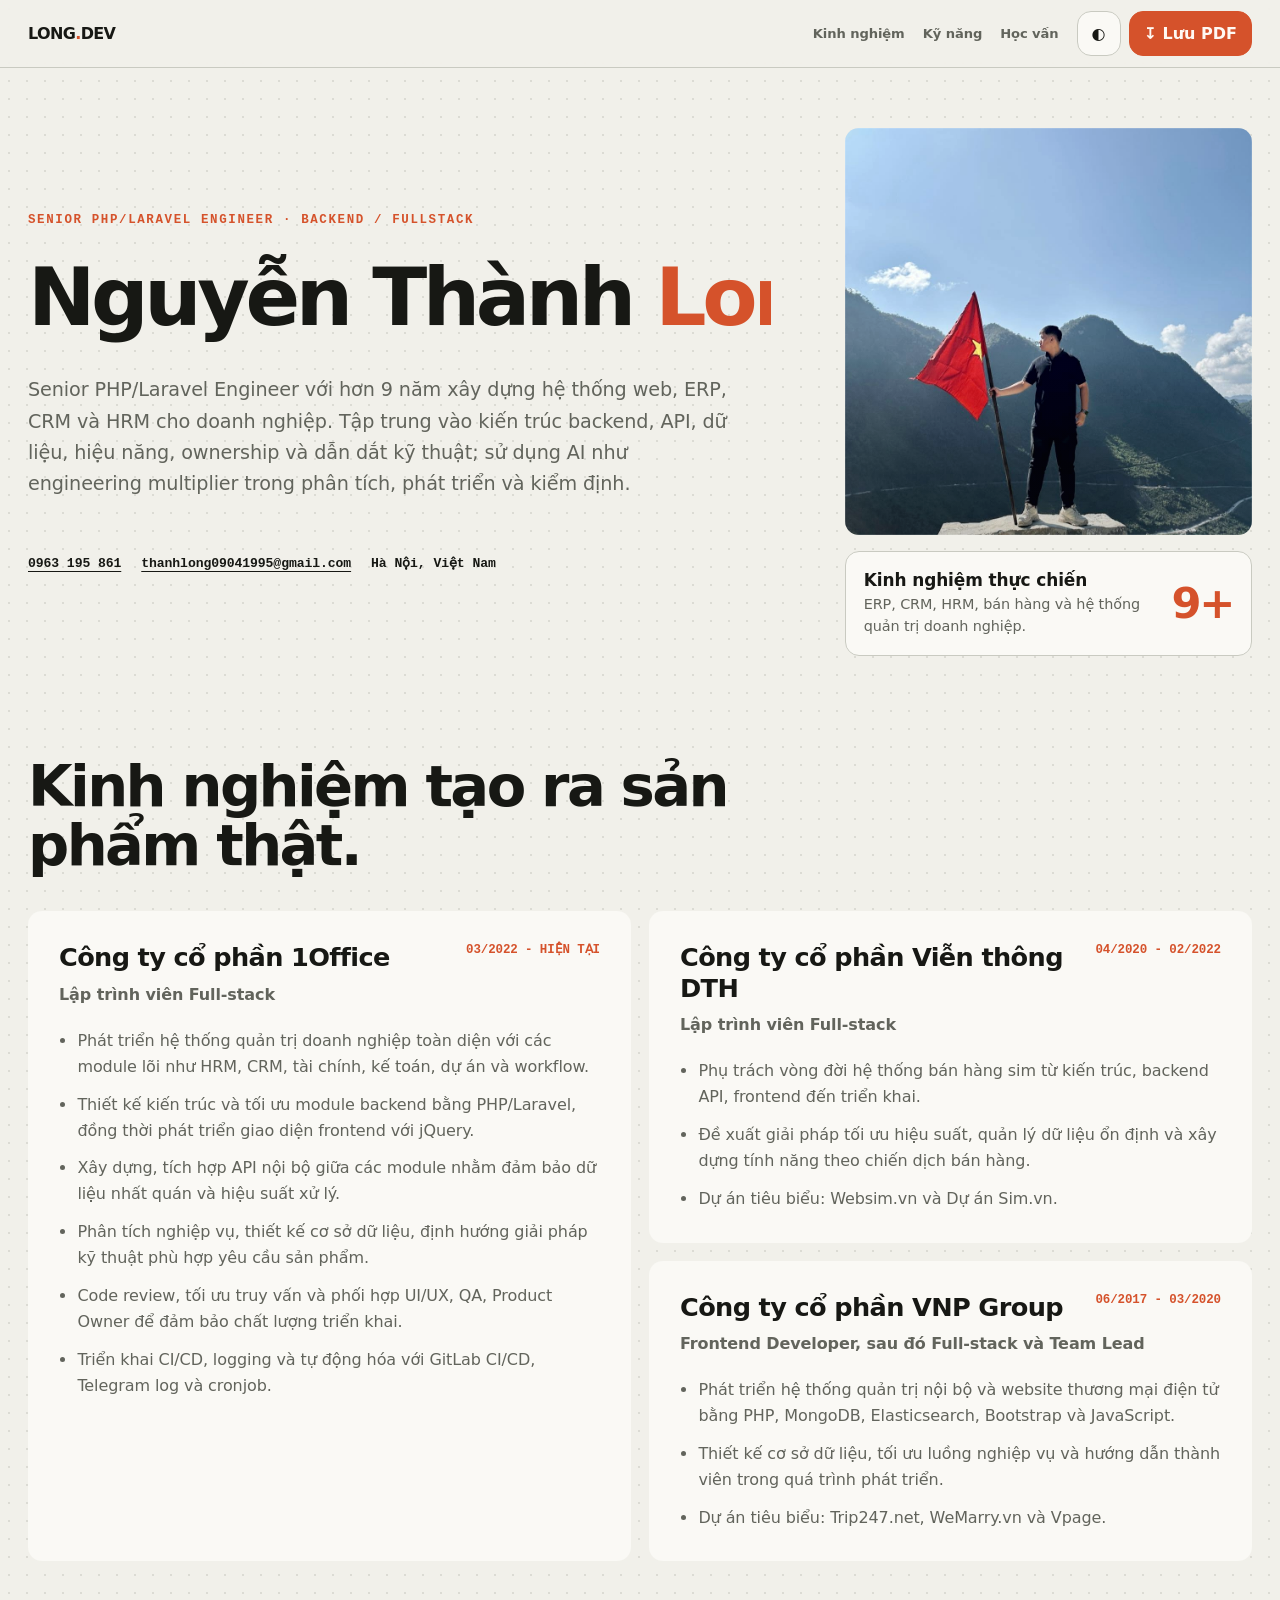
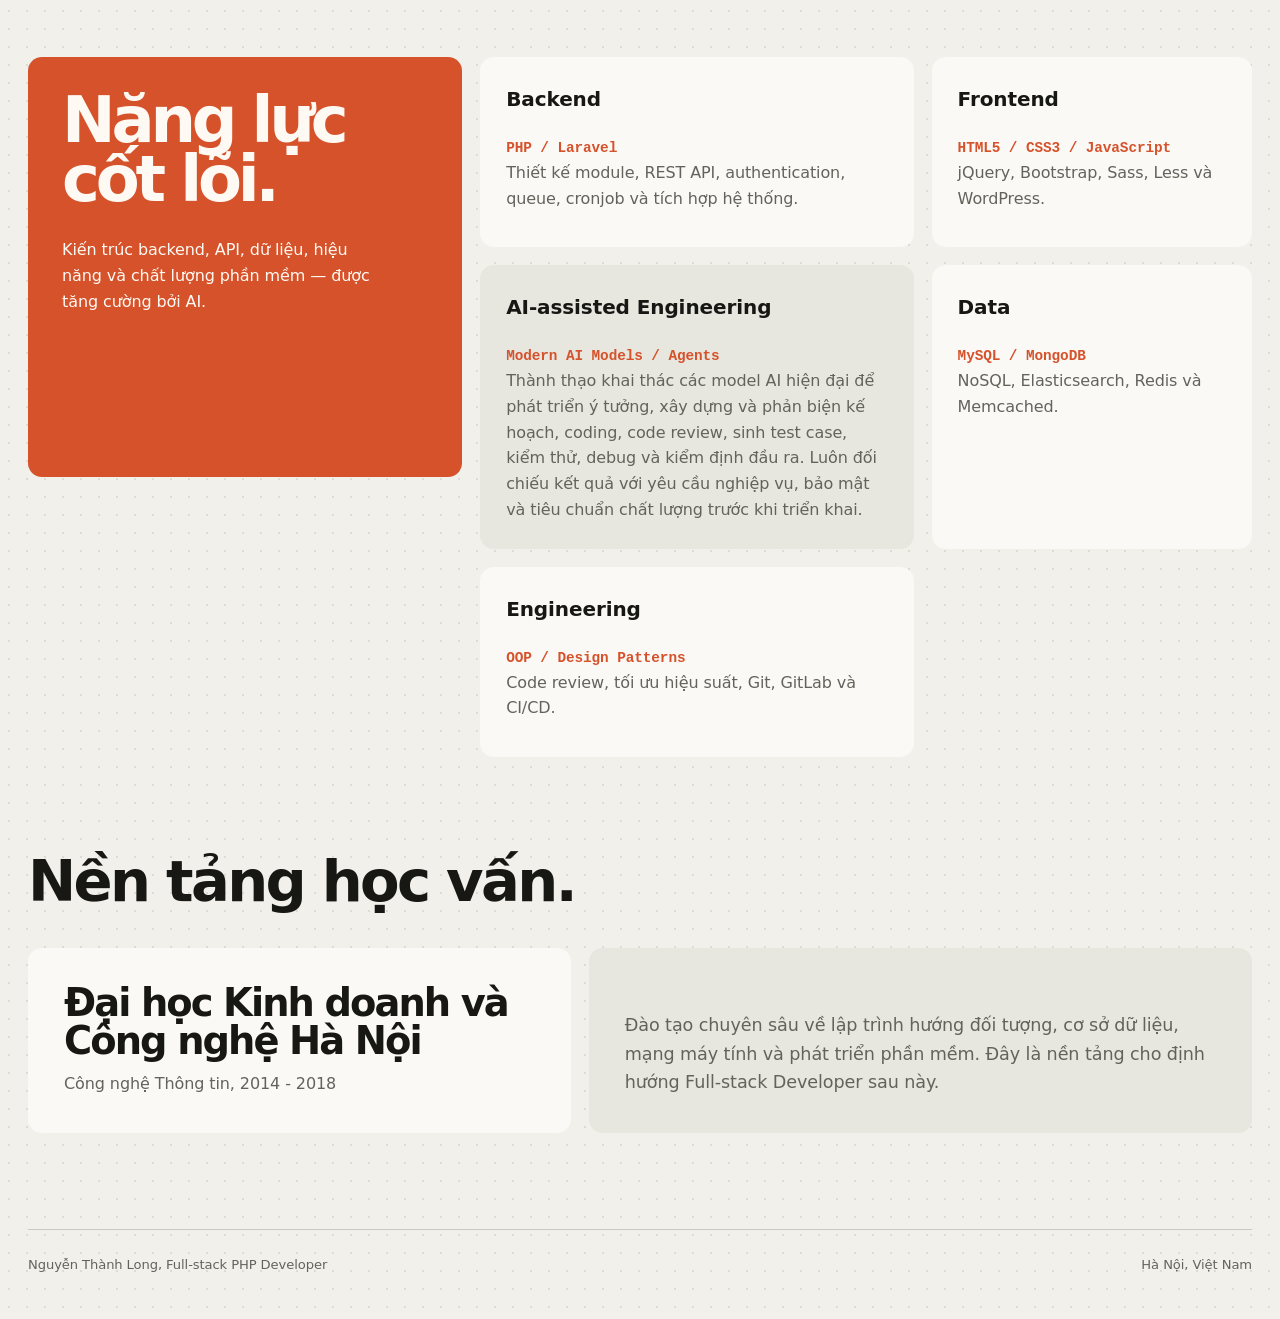
<file: index.html>
<!doctype html><html lang=vi><head><meta charset=utf-8><meta name=viewport content=width=device-width,initial-scale=1><meta http-equiv=refresh content=0;url=cv/php.html><title>CV Nguyễn Thành Long</title></head><body><p><a href=cv/php.html>Xem CV Nguyễn Thành Long</a></p></body></html>
</file>
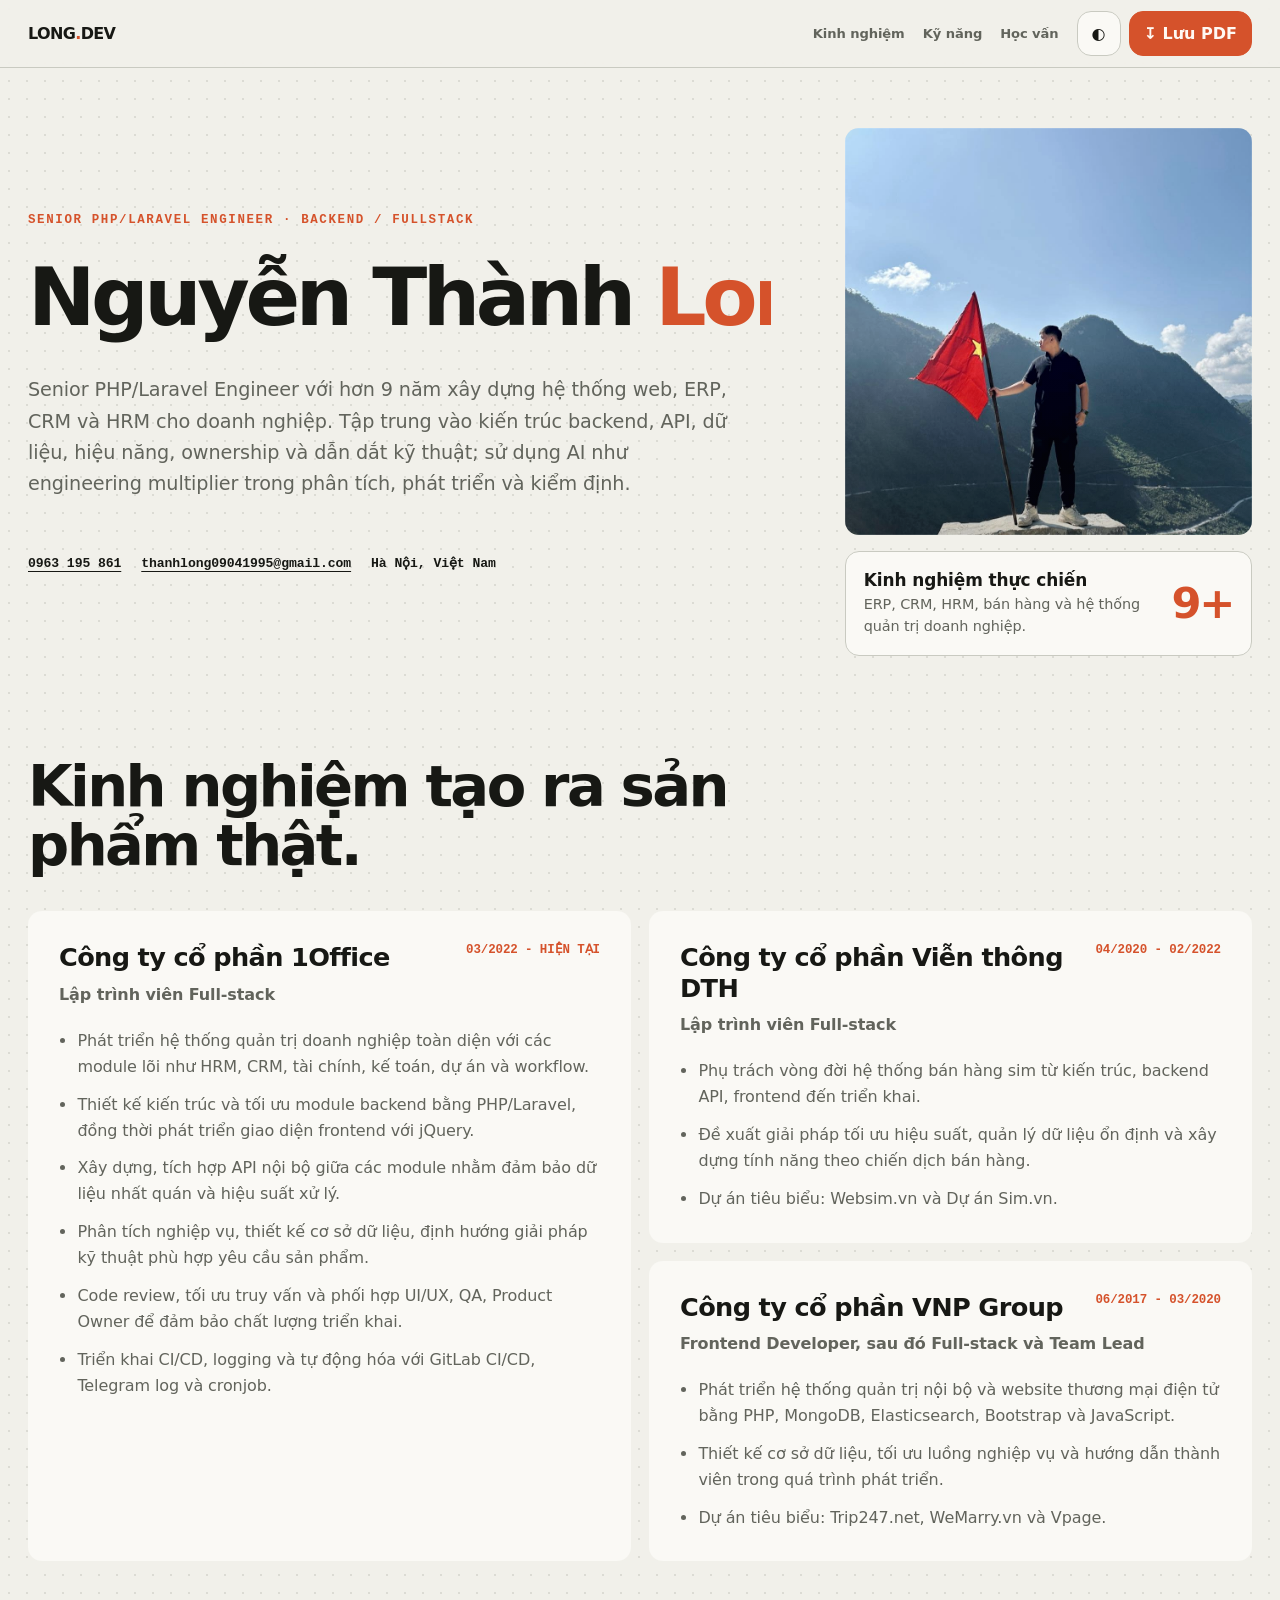
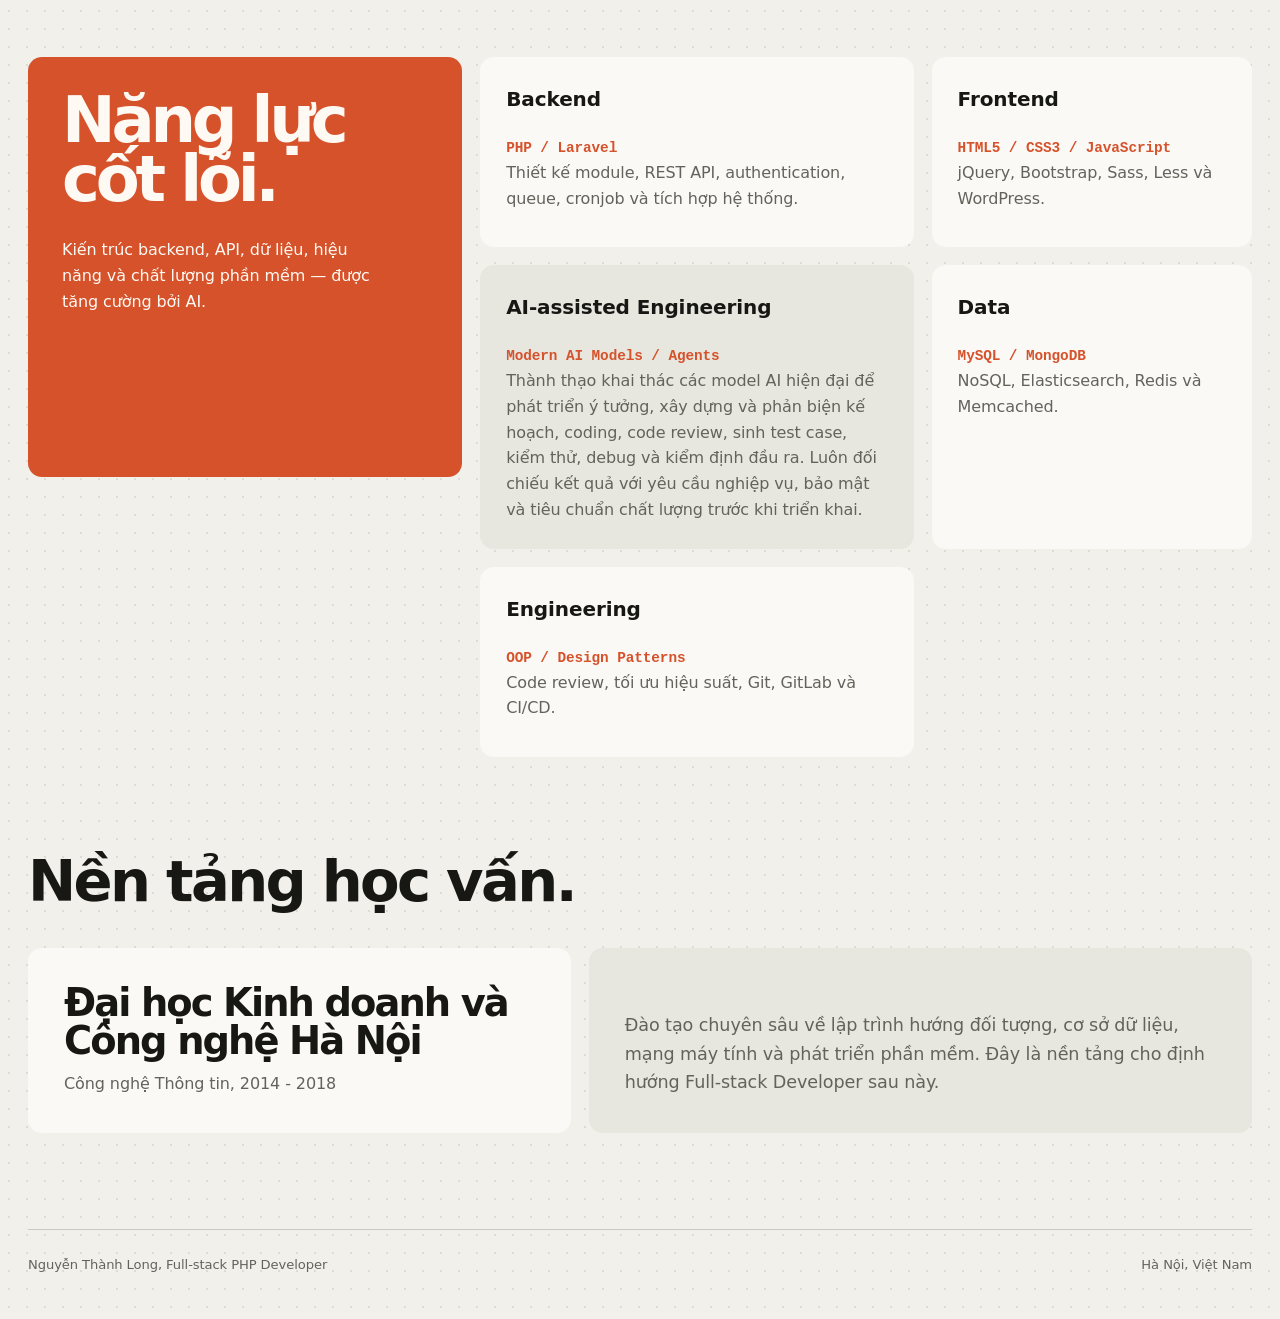
<file: cv/php.html>
<!doctype html>
<html lang="vi">
<head>
  <meta charset="utf-8">
  <meta name="viewport" content="width=device-width, initial-scale=1">
  <meta name="description" content="CV Nguyễn Thành Long - Senior PHP/Laravel Engineer, Backend / Fullstack, với hơn 9 năm kinh nghiệm xây dựng hệ thống doanh nghiệp.">
  <meta name="theme-color" content="#11120f">
  <title>Nguyễn Thành Long | Senior PHP/Laravel Engineer</title>
  <link rel=stylesheet href=cv.css>
</head>
<body>
  <a class="skip" href="#content">Bỏ qua điều hướng</a>
  <header class="topbar">
    <a class="brand" href="#content" aria-label="Về đầu trang">LONG<span>.</span>DEV</a>
    <div class="header-tools">
      <nav class="nav" aria-label="Điều hướng chính">
        <a href="#kinh-nghiem">Kinh nghiệm</a>
        <a href="#ky-nang">Kỹ năng</a>
        <a href="#hoc-van">Học vấn</a>
      </nav>
      <div class="actions">
      <button class="icon-btn" id="themeToggle" type="button" aria-label="Đổi giao diện sáng tối" title="Đổi giao diện">◐</button>
      <button class="print-btn" id="printButton" type="button" aria-label="In hoặc lưu CV thành PDF">↧ <span>Lưu PDF</span></button>
      </div>
    </div>
  </header>

  <main id="content">
    <section class="hero" aria-labelledby="hero-title">
      <article class="intro reveal">
        <div>
          <p class="eyebrow">Senior PHP/Laravel Engineer · Backend / Fullstack</p>
          <h1 id="hero-title"><span class="name-lock">Nguyễn Thành <strong>Long</strong></span></h1>
          <p class="summary">Senior PHP/Laravel Engineer với hơn 9 năm xây dựng hệ thống web, ERP, CRM và HRM cho doanh nghiệp. Tập trung vào kiến trúc backend, API, dữ liệu, hiệu năng, ownership và dẫn dắt kỹ thuật; sử dụng AI như engineering multiplier trong phân tích, phát triển và kiểm định.</p>
        </div>
        <div class="hero-meta">
          <a href="tel:0963195861">0963 195 861</a>
          <a href="mailto:thanhlong09041995@gmail.com">thanhlong09041995@gmail.com</a>
          <span>Hà Nội, Việt Nam</span>
        </div>
      </article>

      <aside class="profile-panel reveal" aria-label="Thông tin nhanh">
        <div class="portrait">
          <img id="profileImage" src="Image/anhdaidien.jpg" alt="Nguyễn Thành Long đứng trên núi và cầm lá cờ Việt Nam" width="960" height="960" fetchpriority="high" decoding="sync">
        </div>
        <div class="status">
          <p><strong>Kinh nghiệm thực chiến</strong>ERP, CRM, HRM, bán hàng và hệ thống quản trị doanh nghiệp.</p>
          <div class="years" aria-label="Hơn 9 năm kinh nghiệm">9+</div>
        </div>
      </aside>
    </section>

    <section id="kinh-nghiem" aria-labelledby="experience-title">
      <h2 class="section-title" id="experience-title">Kinh nghiệm tạo ra sản phẩm thật.</h2>
      <div class="timeline">
        <article class="job">
          <div class="job-head"><h3>Công ty cổ phần 1Office</h3><span class="period">03/2022 - HIỆN TẠI</span></div>
          <p class="role">Lập trình viên Full-stack</p>
          <ul>
            <li>Phát triển hệ thống quản trị doanh nghiệp toàn diện với các module lõi như HRM, CRM, tài chính, kế toán, dự án và workflow.</li>
            <li>Thiết kế kiến trúc và tối ưu module backend bằng PHP/Laravel, đồng thời phát triển giao diện frontend với jQuery.</li>
            <li>Xây dựng, tích hợp API nội bộ giữa các module nhằm đảm bảo dữ liệu nhất quán và hiệu suất xử lý.</li>
            <li>Phân tích nghiệp vụ, thiết kế cơ sở dữ liệu, định hướng giải pháp kỹ thuật phù hợp yêu cầu sản phẩm.</li>
            <li>Code review, tối ưu truy vấn và phối hợp UI/UX, QA, Product Owner để đảm bảo chất lượng triển khai.</li>
            <li>Triển khai CI/CD, logging và tự động hóa với GitLab CI/CD, Telegram log và cronjob.</li>
          </ul>
        </article>
        <article class="job">
          <div class="job-head"><h3>Công ty cổ phần Viễn thông DTH</h3><span class="period">04/2020 - 02/2022</span></div>
          <p class="role">Lập trình viên Full-stack</p>
          <ul>
            <li>Phụ trách vòng đời hệ thống bán hàng sim từ kiến trúc, backend API, frontend đến triển khai.</li>
            <li>Đề xuất giải pháp tối ưu hiệu suất, quản lý dữ liệu ổn định và xây dựng tính năng theo chiến dịch bán hàng.</li>
            <li>Dự án tiêu biểu: Websim.vn và Dự án Sim.vn.</li>
          </ul>
        </article>
        <article class="job">
          <div class="job-head"><h3>Công ty cổ phần VNP Group</h3><span class="period">06/2017 - 03/2020</span></div>
          <p class="role">Frontend Developer, sau đó Full-stack và Team Lead</p>
          <ul>
            <li>Phát triển hệ thống quản trị nội bộ và website thương mại điện tử bằng PHP, MongoDB, Elasticsearch, Bootstrap và JavaScript.</li>
            <li>Thiết kế cơ sở dữ liệu, tối ưu luồng nghiệp vụ và hướng dẫn thành viên trong quá trình phát triển.</li>
            <li>Dự án tiêu biểu: Trip247.net, WeMarry.vn và Vpage.</li>
          </ul>
        </article>
      </div>
    </section>

    <section class="skills-layout" id="ky-nang" aria-labelledby="skills-title">
      <div class="skill-lead">
        <h2 id="skills-title">Năng lực cốt lõi.</h2>
        <p>Kiến trúc backend, API, dữ liệu, hiệu năng và chất lượng phần mềm — được tăng cường bởi AI.</p>
      </div>
      <div class="skill-grid">
        <article class="skill"><h3>Backend</h3><p><code>PHP / Laravel</code><br>Thiết kế module, REST API, authentication, queue, cronjob và tích hợp hệ thống.</p></article>
        <article class="skill"><h3>Frontend</h3><p><code>HTML5 / CSS3 / JavaScript</code><br>jQuery, Bootstrap, Sass, Less và WordPress.</p></article>
        <article class="skill"><h3>AI-assisted Engineering</h3><p><code>Modern AI Models / Agents</code><br>Thành thạo khai thác các model AI hiện đại để phát triển ý tưởng, xây dựng và phản biện kế hoạch, coding, code review, sinh test case, kiểm thử, debug và kiểm định đầu ra. Luôn đối chiếu kết quả với yêu cầu nghiệp vụ, bảo mật và tiêu chuẩn chất lượng trước khi triển khai.</p></article>
        <article class="skill"><h3>Data</h3><p><code>MySQL / MongoDB</code><br>NoSQL, Elasticsearch, Redis và Memcached.</p></article>
        <article class="skill"><h3>Engineering</h3><p><code>OOP / Design Patterns</code><br>Code review, tối ưu hiệu suất, Git, GitLab và CI/CD.</p></article>
      </div>
    </section>

    <section id="hoc-van" aria-labelledby="education-title">
      <h2 class="section-title" id="education-title">Nền tảng học vấn.</h2>
      <div class="education">
        <article class="edu-main">
          <h3>Đại học Kinh doanh và Công nghệ Hà Nội</h3>
          <p>Công nghệ Thông tin, 2014 - 2018</p>
        </article>
        <aside class="edu-note">
          <p>Đào tạo chuyên sâu về lập trình hướng đối tượng, cơ sở dữ liệu, mạng máy tính và phát triển phần mềm. Đây là nền tảng cho định hướng Full-stack Developer sau này.</p>
        </aside>
      </div>
    </section>
  </main>

  <footer>
    <div class="footer-inner"><span>Nguyễn Thành Long, Full-stack PHP Developer</span><span>Hà Nội, Việt Nam</span></div>
  </footer>

  <script src=cv.js defer></script>
</body>
</html>
</file>
